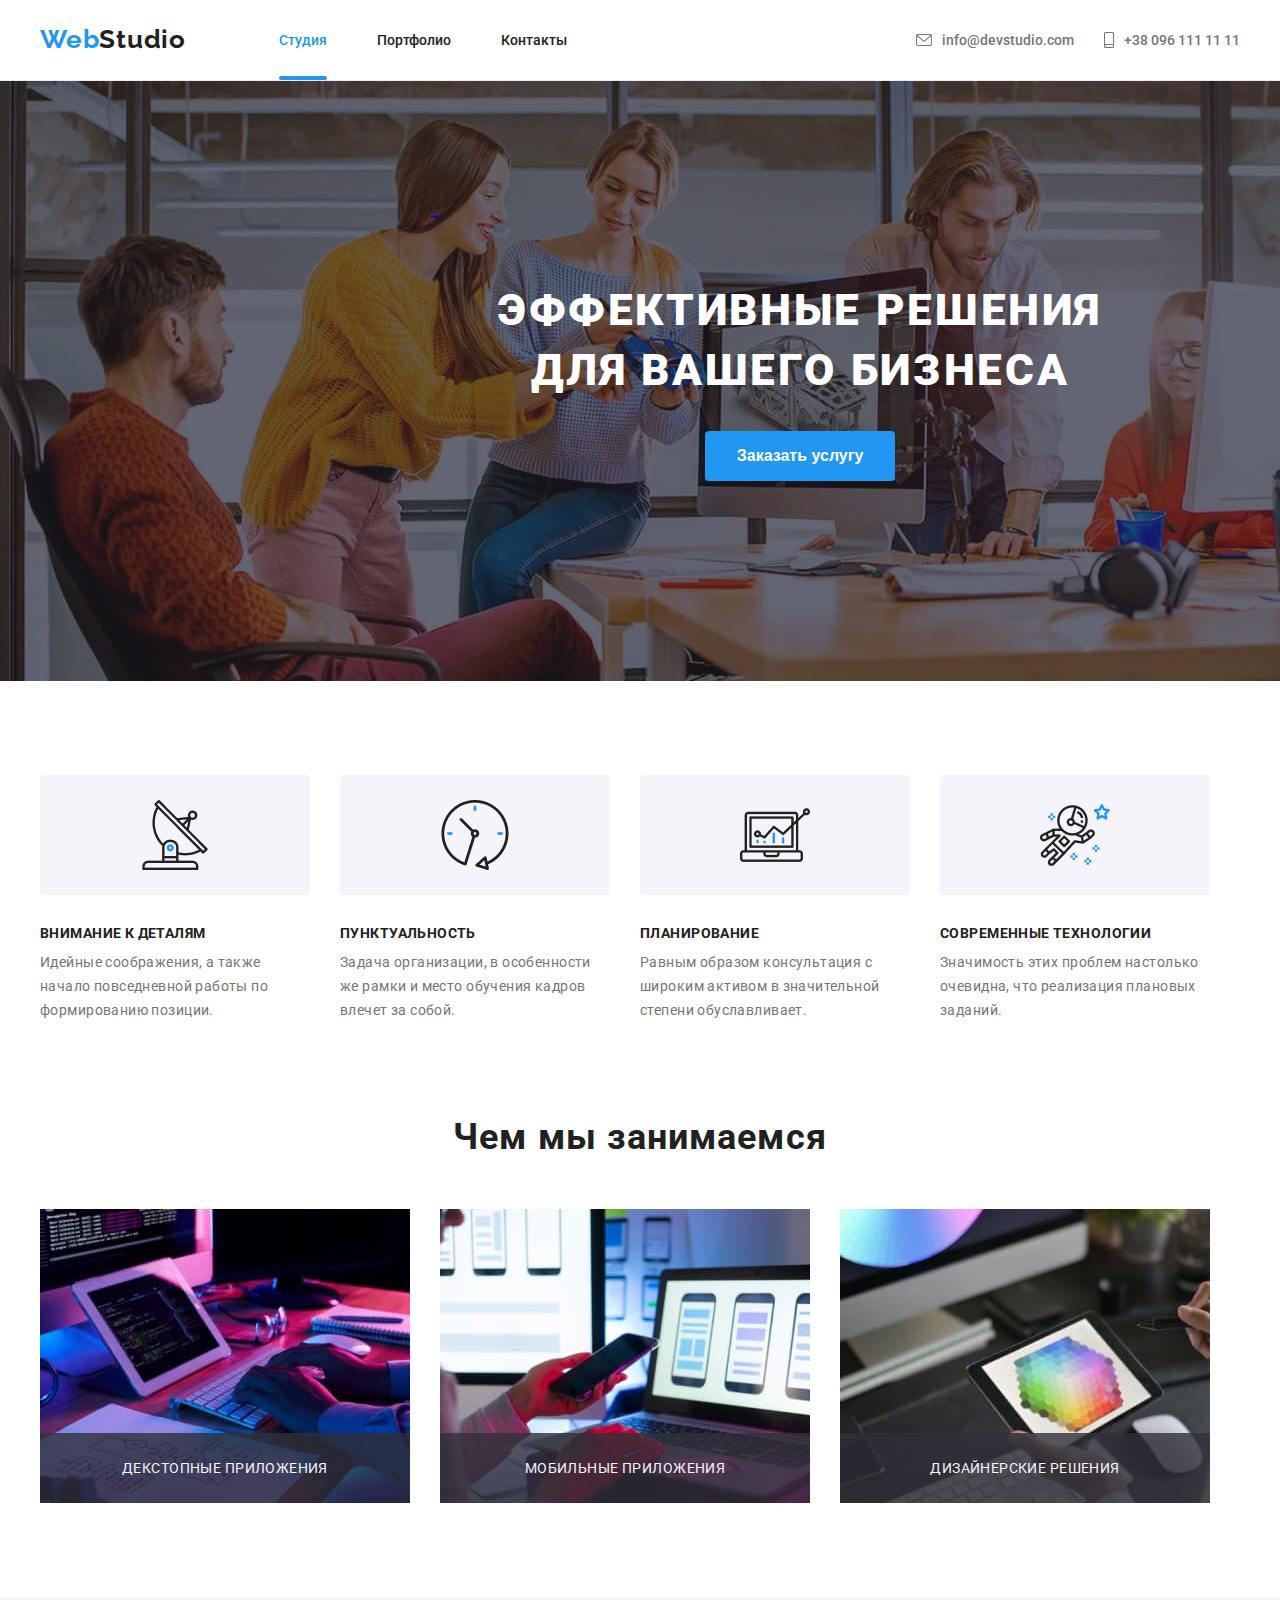
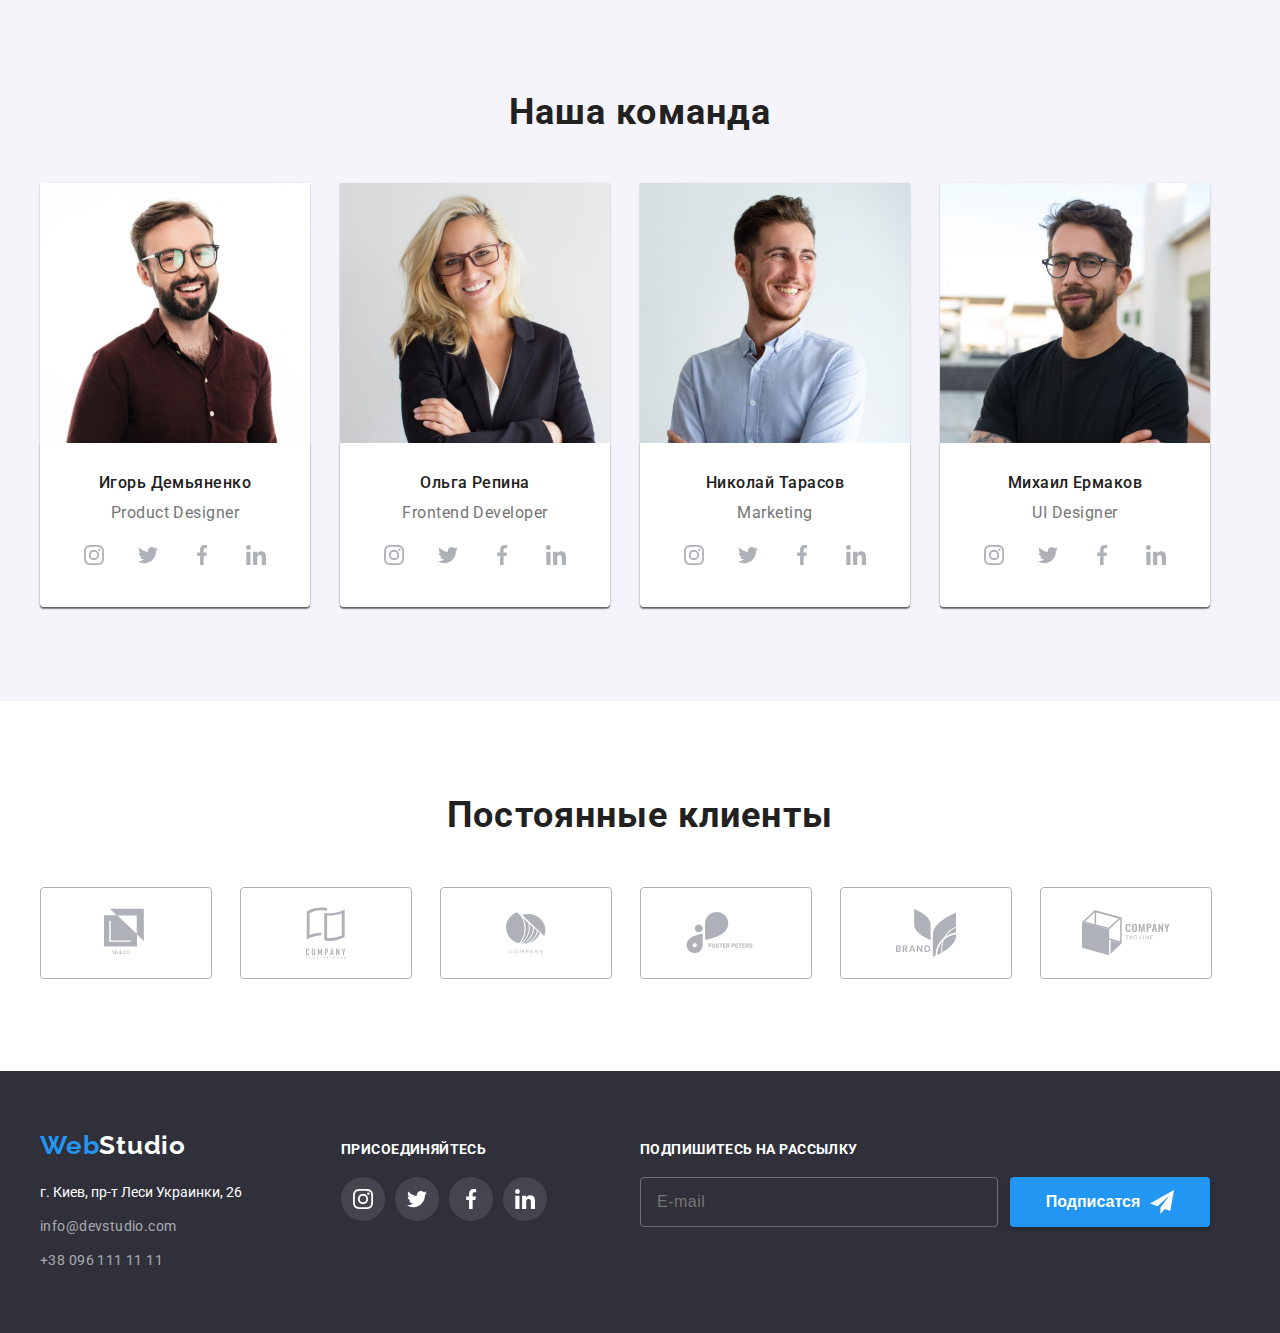
<file: index.html>
<!DOCTYPE html>
<html lang="en">

<head>
    <meta charset="UTF-8">
    <meta name="viewport" content="width=device-width, initial-scale=1.0">
    <meta http-equiv="X-UA-Compatible" content="IE=Edge">
    <title>main</title>
    <link rel="stylesheet" href="https://cdnjs.cloudflare.com/ajax/libs/modern-normalize/1.0.0/modern-normalize.min.css"
        integrity="sha512-ISS7cAi1PEhQ8jnbJpJZMd29NlhNj4AWYyLOSp2CE/CsHxTCu+r+t0D2yoJudVrd0/8fTVPUVDzY5Tvli75u/g=="
        crossorigin="anonymous" />
    <link rel="preconnect" href="https://fonts.gstatic.com">
    <link
        href="https://fonts.googleapis.com/css2?family=Raleway:wght@500;700&family=Roboto:wght@400;500;700;900&display=swap"
        rel="stylesheet">
    <link rel="stylesheet" href="./css/styles.css" />
</head>

<body>
    <header class="header">
        <div class="container">
            <!-- header nav menu -->
            <nav class="nav-list">
                <a class="logo-top link-effects" href="./index.html">
                    <span class="web">Web</span>Studio
                </a>
                <ul class="navigation">
                    <li class="nav-list">
                        <a class="nav-link nav-link-current link-effects" href="./index.html">Студия
                        </a>
                    </li>
                    <li class="nav-list">
                        <a class="nav-link link-effects" href="./portfolio.html">Портфолио
                        </a>
                    </li>
                    <li class="nav-list">
                        <a class="nav-link link-effects" href="#">Контакты
                        </a>
                    </li>
                </ul>
            </nav>
            <!--menu nav end-->
            <!-- header contacts -->
            <ul class="contacts">
                <li class="contact-list">
                    <a class="contact-link link-effects" href="mailto:info@devstudio.com">
                        <svg class="contact-list-icon" width="16" height="12">
                            <use href="./images/sprite.svg#mail"></use>
                        </svg>
                        info@devstudio.com
                    </a>
                </li>
                <li class="contact-list">
                    <a class="contact-link link-effects" href="tel:+380961111111">
                        <svg class="contact-list-icon" width="10" height="16">
                            <use href="./images/sprite.svg#smartphone"></use>
                        </svg>
                        +38 096 111 11 11
                    </a>
                </li>
            </ul>
        </div>
        <!-- header contacts end -->
    </header>
    <main>
        <!-- section hero -->
        <section class="section-hero">
            <div class="container">
                <h1 class="main-description"> Эффективные решения
                    <br>для вашего бизнеса<br>
                </h1>
                <button class="order-service" type="button" data-modal-open>Заказать услугу</button>
            </div>
        </section>
        <!-- section hero end -->
        <!-- section features -->
        <section class="section-features">
            <div class="container">
                <h2 class="features-title visually-hidden">Особенности</h2>
                <ul class="features">
                    <li class="details">
                        <h3 class="details-items icon-antenna">Внимание к деталям</h3>
                        <p class="details-description">Идейные соображения, а также
                            начало повседневной работы по формированию позиции.
                        </p>
                    </li>
                    <li class="details">
                        <h3 class="details-items icon-clock">Пунктуальность</h3>
                        <p class="details-description">Задача организации, в особенности
                            же рамки и место обучения кадров
                            влечет за собой.
                        </p>
                    </li>
                    <li class="details">
                        <h3 class="details-items icon-diagram">Планирование</h3>
                        <p class="details-description">Равным образом консультация с
                            широким активом в значительной
                            степени обуславливает.
                        </p>
                    </li>
                    <li class="details">
                        <h3 class="details-items icon-astronaut">Современные технологии</h3>
                        <p class="details-description">Значимость этих проблем настолько
                            очевидна, что реализация плановых
                            заданий.
                        </p>
                    </li>
                </ul>
            </div>
        </section>
        <!-- section features end -->
        <!-- section what we do -->
        <section class="section-what-we-do">
            <div class="container">
                <h2 class="what-we-do-title">Чем мы занимаемся</h2>
                <ul class="what-we-do">
                    <li class="what-we-do-items">
                        <div class="what-we-do-img">
                            <img src="./images/whatwedo/img1(opt).jpg" alt="Декстопные приложения" height="294"
                                width="370" />
                            <div class="what-we-do-discr">
                                <p>Декстопные приложения</p>
                            </div>
                        </div>
                    </li>
                    <li class="what-we-do-items">
                        <div class="what-we-do-img">
                            <img src="./images/whatwedo/img2(opt).jpg" alt="Мобильные приложения" height="294"
                                width="370" />
                            <div class="what-we-do-discr">
                                <p>Мобильные приложения</p>
                            </div>
                        </div>
                    </li>
                    <li>
                        <div class="what-we-do-img">
                            <img src="./images/whatwedo//img3(opt).jpg" alt="Java" height="294" width="370" />
                            <div class="what-we-do-discr">
                                <p>Дизайнерские решения</p>
                            </div>
                        </div>
                    </li>
                </ul>
            </div>
        </section>
        <!-- section what we do -->
        <!-- section team -->
        <section class="team-section">
            <div class="container">
                <h2 class="team-title">Наша команда</h2>
                <ul class="team">
                    <li class="team-members">
                        <img src="./images/team/ihor(opt).jpg" alt="Игорь Демьяненко" height="260" width="270" />
                        <div class="team-member-data">
                            <h3 class="team-member">Игорь Демьяненко</h3>
                            <p class="team-member-position">Product Designer</p>
                            <ul class="social-links">
                                <li class="social">
                                    <a class="social-link" href="#">
                                        <svg width="20" height="20">
                                            <use href="./images/sprite.svg#instagram"></use>
                                        </svg>
                                    </a>
                                </li>
                                <li class="social">
                                    <a class="social-link" href="3">
                                        <svg width="20" height="20">
                                            <use href="./images/sprite.svg#twitter"></use>
                                        </svg>
                                    </a>
                                </li>
                                <li class="social">
                                    <a class="social-link" href="#">
                                        <svg width="20" height="20">
                                            <use href="./images/sprite.svg#facebook"></use>
                                        </svg>
                                    </a>
                                </li>
                                <li class="social">
                                    <a class="social-link" href="#">
                                        <svg width="20" height="20">
                                            <use href="./images/sprite.svg#linkedin"></use>
                                        </svg>
                                    </a>
                                </li>
                            </ul>
                        </div>
                    </li>
                    <li class="team-members">
                        <img src="./images/team/olha(opt).jpg" alt="Ольга Репина" height="260" width="270" />
                        <div class="team-member-data">
                            <h3 class="team-member">Ольга Репина</h3>
                            <p class="team-member-position">Frontend Developer</p>
                            <ul class="social-links">
                                <li class="social">
                                    <a class="social-link" href="#">
                                        <svg width="20" height="20">
                                            <use href="./images/sprite.svg#instagram"></use>
                                        </svg>
                                    </a>
                                </li>
                                <li class="social">
                                    <a class="social-link" href="#">
                                        <svg width="20" height="20">
                                            <use href="./images/sprite.svg#twitter"></use>
                                        </svg>
                                    </a>
                                </li>
                                <li class="social">
                                    <a class="social-link" href="#">
                                        <svg width="20" height="20">
                                            <use href="./images/sprite.svg#facebook"></use>
                                        </svg>
                                    </a>
                                </li>
                                <li class="social">
                                    <a class="social-link" href="#">
                                        <svg width="20" height="20">
                                            <use href="./images/sprite.svg#linkedin"></use>
                                        </svg>
                                    </a>
                                </li>
                            </ul>
                        </div>
                    </li>
                    <li class="team-members">
                        <img src="./images/team/nikolai(opt).jpg" alt="Николай Тарасов" height="260" width="270" />
                        <div class="team-member-data">
                            <h3 class="team-member">Николай Тарасов</h3>
                            <p class="team-member-position">Marketing</p>
                            <ul class="social-links">
                                <li class="social">
                                    <a class="social-link" href="#">
                                        <svg width="20" height="20">
                                            <use href="./images/sprite.svg#instagram"></use>
                                        </svg>
                                    </a>
                                </li>
                                <li class="social">
                                    <a class="social-link" href="#">
                                        <svg width="20" height="20">
                                            <use href="./images/sprite.svg#twitter"></use>
                                        </svg>
                                    </a>
                                </li>
                                <li class="social">
                                    <a class="social-link" href="#">
                                        <svg width="20" height="20">
                                            <use href="./images/sprite.svg#facebook"></use>
                                        </svg>
                                    </a>
                                </li>
                                <li class="social">
                                    <a class="social-link" href="#">
                                        <svg width="20" height="20">
                                            <use href="./images/sprite.svg#linkedin"></use>
                                        </svg>
                                    </a>
                                </li>
                            </ul>
                        </div>
                    </li>
                    <li class="team-members">
                        <img src="./images/team/misha(opt).jpg" alt="Михаил Ермаков" height="260" width="270" />
                        <div class="team-member-data">
                            <h3 class="team-member">Михаил Ермаков</h3>
                            <p class="team-member-position">UI Designer</p>
                            <ul class="social-links">
                                <li class="social">
                                    <a class="social-link" href="#">
                                        <svg width="20" height="20">
                                            <use href="./images/sprite.svg#instagram"></use>
                                        </svg>
                                    </a>
                                </li>
                                <li class="social">
                                    <a class="social-link" href="#">
                                        <svg width="20" height="20">
                                            <use href="./images/sprite.svg#twitter"></use>
                                        </svg>
                                    </a>
                                </li>
                                <li class="social">
                                    <a class="social-link" href="#">
                                        <svg width="20" height="20">
                                            <use href="./images/sprite.svg#facebook"></use>
                                        </svg>
                                    </a>
                                </li>
                                <li class="social">
                                    <a class="social-link" href="#">
                                        <svg width="20" height="20">
                                            <use href="./images/sprite.svg#linkedin"></use>
                                        </svg>
                                    </a>
                                </li>
                            </ul>
                        </div>
                    </li>
                </ul>
            </div>
        </section>
        <!-- section team end -->
        <!-- section clients -->
        <section class="clients-section">
            <div class="container">
                <h2 class="clients-title">Постоянные клиенты</h2>
                <ul class="clients-list">
                    <li class="client-list-item">
                        <a class="clients-link" href="#">
                            <svg class="clients-item" width="44" height="50">
                                <use href="./images/sprite.svg#logo1"></use>
                            </svg>
                        </a>
                    </li>
                    <li class="client-list-item">
                        <a class="clients-link" href="#">
                            <svg class="clients-item" width="40" height="52">
                                <use href="./images/sprite.svg#logo2"></use>
                            </svg>
                        </a>
                    </li>
                    <li class="client-list-item">
                        <a class="clients-link" href="#">
                            <svg class="clients-item" width="40" height="42">
                                <use href="./images/sprite.svg#logo3"></use>
                            </svg>
                        </a>
                    </li>
                    <li class="client-list-item">
                        <a class="clients-link" href="#">
                            <svg class="clients-item" width="80" height="42">
                                <use href="./images/sprite.svg#logo4"></use>
                            </svg>
                        </a>
                    </li>
                    <li class="client-list-item">
                        <a class="clients-link" href="#">
                            <svg class="clients-item" width="60" height="48">
                                <use href="./images/sprite.svg#logo5"></use>
                            </svg>
                        </a>
                    </li>
                    <li class="client-list-item">
                        <a class="clients-link" href="#">
                            <svg class="clients-item" width="88" height="46">
                                <use href="./images/sprite.svg#logo6"></use>
                            </svg>
                        </a>
                    </li>
                </ul>
            </div>
        </section>
        <!-- section clients end -->
        <!-- section team end -->
    </main>
    <!-- footer -->
    <footer class="footer">
        <div class="container display-flex">
            <div class="footer-address-container">
                <a class="logo-footer link-effects" href="./index.html">
                    <span class="web">Web</span>Studio</a>
                <address class="footer-address">
                    <ul>
                        <li class="city-address"> г. Киев, пр-т Леси Украинки, 26
                        </li>
                        <li class="footer-mail">
                            <a class="footer-mail-link link-effects"
                                href="mailto:info@devstudio.com">info@devstudio.com</a>
                        </li>
                        <li>
                            <a class="footer-tel-link link-effects" href="tel:+380961111111">+38 096 111 11 11</a>
                        </li>
                    </ul>
                </address>
            </div>
            <div class="footer-join-container">
                <h2 class="join-links-title">Присоединяйтесь</h2>
                <ul class="footer-social-links">
                    <li class="social">
                        <a class="footer-social-link" href="#">
                            <svg width="20" height="20px">
                                <use href="./images/sprite.svg#instagram"></use>
                            </svg>
                        </a>
                    </li>
                    <li class="social">
                        <a class="footer-social-link" href="#">
                            <svg width="20" height="20px">
                                <use href="./images/sprite.svg#twitter"></use>
                            </svg>
                        </a>
                    </li>
                    <li class="social">
                        <a class="footer-social-link" href="#">
                            <svg width="20" height="20px">
                                <use href="./images/sprite.svg#facebook"></use>
                            </svg>
                        </a>
                    </li>
                    <li class="social">
                        <a class="footer-social-link" href="#">
                            <svg width="20" height="20px">
                                <use href="./images/sprite.svg#linkedin"></use>
                            </svg>
                        </a>
                    </li>
                </ul>
            </div>
            <form class="footer-form">
                <h2 class="footer-form-title">Подпишитесь на рассылку</h2>
                <div class="display-flex">
                    <label class="footer-label">
                        <input class="footer-label-input" type="email" placeholder="E-mail" name='name' required
                            minlength="5">
                    </label>
                    <button class="footer-form-btn">Подписатся
                        <svg class="footer-form-icon" width="24" height="24">
                            <use href="./images/sprite.svg#icon-send"></use>
                        </svg>
                    </button>
                </div>
            </form>
        </div>
    </footer>
    <!-- footer End -->
    <!-- modal window -->
    <div class="backdrop is-hidden" data-modal>
        <div class="modal">
            <button class="modal-close-btn" type="button" data-modal-close>
                <svg class="modal-close-icon" width="11" height="11">
                    <use href="./images/sprite.svg#cross"></use>
                </svg>
            </button>
            <form action="#" class="modal-form">
                <h2 class="form-title">Оставьте свои данные мы вам перезвоним </h2>
                <label class="contact-label">Имя
                    <input class="contact-label-form" type='text' name='name' required>
                    <svg class="contact-label-icon">
                        <use href="./images/sprite.svg#person-black"></use>
                    </svg>
                </label>
                <label class="contact-label">Телефон
                    <input class="contact-label-form" type='tel' name='phone-number' required>
                    <svg class="contact-label-icon">
                        <use href="./images/sprite.svg#phone-black"></use>
                    </svg>
                </label>
                <label class="contact-label">Почта
                    <input class="contact-label-form" type='email' name='user-mail' required>
                    <svg class="contact-label-icon">
                        <use href="./images/sprite.svg#email-black"></use>
                    </svg>
                </label>
                <label for="textarea-comment" class="contact-label">Комментарий</label>
                <textarea class="comment " name="comment" placeholder="Введите текст" id="textarea-comment"></textarea>
                <input class="form-agreement-check visually-hidden" type="checkbox" value="agreement" id="agree">
                <label for="agree" class="form-agreement">Соглашаюсь с рассылкой и принимаю
                    <a class="form-agreement-link" href="#">Условия договора</a>
                </label>
                <button class="submit-btn" type="submit">Отправить</button>
            </form>
        </div>
    </div>
    <script src="./js/modal.js">
    </script>
</body>

</html>
</file>
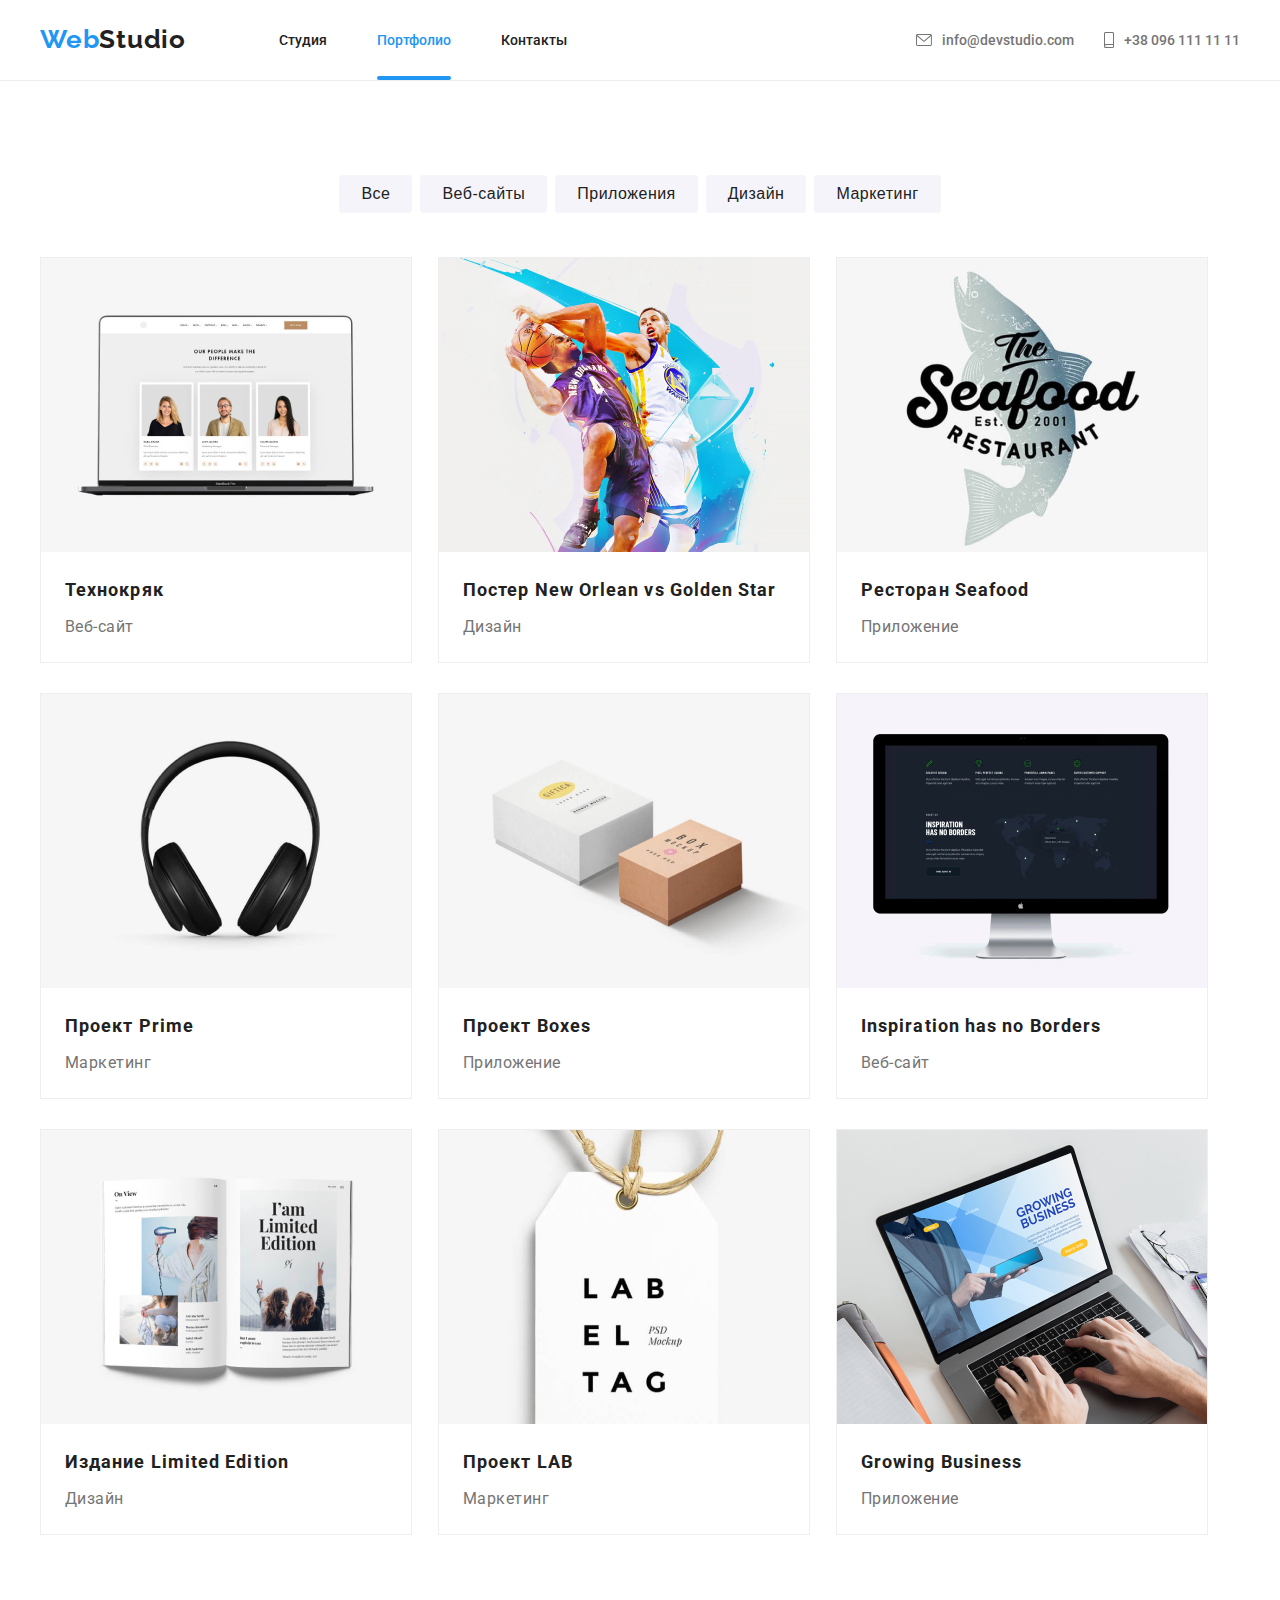
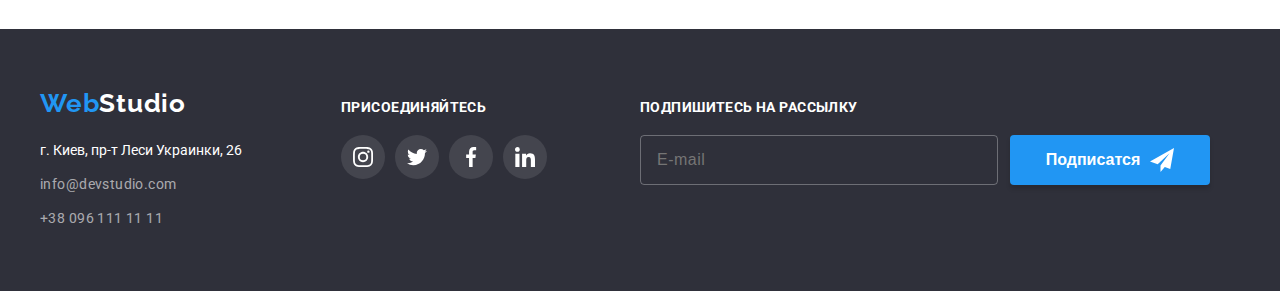
<file: portfolio.html>
<!DOCTYPE html>
<html lang="en-ru">

<head>
    <meta charset="UTF-8">
    <meta name="viewport" content="width=device-width, initial-scale=1.0">
    <meta http-equiv="X-UA-Compatible" content="IE=Edge">
    <title>portfolio</title>
    <link rel="stylesheet" href="https://cdnjs.cloudflare.com/ajax/libs/modern-normalize/1.0.0/modern-normalize.min.css"
        integrity="sha512-ISS7cAi1PEhQ8jnbJpJZMd29NlhNj4AWYyLOSp2CE/CsHxTCu+r+t0D2yoJudVrd0/8fTVPUVDzY5Tvli75u/g=="
        crossorigin="anonymous" />
    <link rel="preconnect" href="https://fonts.gstatic.com">
    <link
        href="https://fonts.googleapis.com/css2?family=Raleway:wght@500;700&family=Roboto:wght@400;500;700;900&display=swap"
        rel="stylesheet">
    <link rel="stylesheet" href="./css/styles.css" />
</head>

<body>
    <header class="header">
        <div class="container">
            <!-- header nav menu -->
            <nav class="nav-list">
                <a class="logo-top link-effects" href="./index.html">
                    <span class="web">Web</span>Studio
                </a>
                <ul class="navigation">
                    <li class="nav-list">
                        <a class="nav-link link-effects" href="./index.html">Студия
                        </a>
                    </li>
                    <li class="nav-list">
                        <a class="nav-link nav-link-current link-effects" href="./portfolio.html">Портфолио
                        </a>
                    </li>
                    <li class="nav-list">
                        <a class="nav-link link-effects" href="#">Контакты
                        </a>
                    </li>
                </ul>
            </nav>
            <!--menu nav end-->
            <!-- header contacts -->
            <ul class="contacts">
                <li class="contact-list">
                    <a class="contact-link link-effects" href="mailto:info@devstudio.com">
                        <svg class="contact-list-icon" width="16" height="12">
                            <use href="./images/sprite.svg#mail"></use>
                        </svg>
                        info@devstudio.com
                    </a>
                </li>
                <li class="contact-list">
                    <a class="contact-link link-effects" href="tel:+380961111111">
                        <svg class="contact-list-icon" width="10" height="16">
                            <use href="./images/sprite.svg#smartphone"></use>
                        </svg>
                        +38 096 111 11 11
                    </a>
                </li>
            </ul>
        </div>
        <!-- header contacts end -->
    </header>
    <main>
        <!-- section portfolio-->
        <section class="section-portfolio">
            <div class="container">
                <h1 class="visually-hidden">Портфолио</h1>
                <ul class="filters">
                    <li class="filter-item">
                        <button type="button" class="filter-btn">Все</button>
                    </li>
                    <li class="filter-item">
                        <button type="button" class="filter-btn">Веб-сайты</button>
                    </li>
                    <li class="filter-item">
                        <button type="button" class="filter-btn">Приложения</button>
                    </li>
                    <li class="filter-item">
                        <button type="button" class="filter-btn">Дизайн</button>
                    </li>
                    <li class="filter-item">
                        <button type="button" class="filter-btn">Маркетинг</button>
                    </li>
                </ul>
                <h2 class="visually-hidden">Наши проэкты</h2>
                <ul class="projects">
                    <li class="project-list">
                        <a class="project-link link-effects" href="#">
                            <div class="project-overlay">
                                <img src="./imagesportfolio/technocriak.jpg" alt="Технокряк" width="370" height="294" />
                                <p class="project-overlay-text">Технокряк это современная площадка распространения
                                    коронавируса. Компании используют эту платформу для цифрового
                                    шпионажа и атак на защищённые сервера конкурентов.
                                </p>
                            </div>
                            <div class="project-text">
                                <h3 class="project-title">Технокряк</h3>
                                <p class="project-description">Веб-сайт</p>
                            </div>
                        </a>
                    </li>
                    <li class="project-list">
                        <a class="project-link link-effects" href="#">
                            <div class="project-overlay">
                                <img src="./imagesportfolio/neworlean.jpg" alt="Постер New Orlean vs Golden Star"
                                    width="370" height="294" />
                                <p class="project-overlay-text">Технокряк это современная площадка распространения
                                    коронавируса. Компании используют эту платформу для цифрового
                                    шпионажа и атак на защищённые сервера конкурентов.
                                </p>
                            </div>
                            <div class="project-text">
                                <h3 class="project-title">Постер New Orlean vs Golden Star</h3>
                                <p class="project-description">Дизайн</p>
                            </div>
                        </a>
                    </li>
                    <li class="project-list">
                        <a class="project-link link-effects" href="#">
                            <div class="project-overlay">
                                <img src="./imagesportfolio/restoraunt.jpg" alt="Ресторан Seafood" width="370"
                                    height="294" />
                                <p class="project-overlay-text">Технокряк это современная площадка распространения
                                    коронавируса. Компании используют эту платформу для цифрового
                                    шпионажа и атак на защищённые сервера конкурентов.
                                </p>
                            </div>
                            <div class="project-text">
                                <h3 class="project-title">Ресторан Seafood</h3>
                                <p class="project-description">Приложение</p>
                            </div>
                        </a>
                    </li>
                    <li class="project-list">
                        <a class="project-link link-effects" href="#">
                            <div class="project-overlay">
                                <img src="./imagesportfolio/projectprime.jpg" alt="Проект Prime" width="370"
                                    height="294" />
                                <p class="project-overlay-text">Технокряк это современная площадка распространения
                                    коронавируса. Компании используют эту платформу для цифрового
                                    шпионажа и атак на защищённые сервера конкурентов.
                                </p>
                            </div>
                            <div class="project-text">
                                <h3 class="project-title">Проект Prime</h3>
                                <p class="project-description">Маркетинг</p>
                            </div>
                        </a>
                    </li>
                    <li class="project-list">
                        <a class="project-link link-effects" href="#">
                            <div class="project-overlay">
                                <img src="./imagesportfolio/projectboxes.jpg" alt="Проект Boxes" width="370"
                                    height="294" />
                                <p class="project-overlay-text">Технокряк это современная площадка распространения
                                    коронавируса. Компании используют эту платформу для цифрового
                                    шпионажа и атак на защищённые сервера конкурентов.
                                </p>
                            </div>
                            <div class="project-text">
                                <h3 class="project-title">Проект Boxes</h3>
                                <p class="project-description">Приложение</p>
                            </div>
                        </a>
                    </li>
                    <li class="project-list">
                        <a class="project-link link-effects" href="#">
                            <div class="project-overlay">
                                <img src="./imagesportfolio/inspiration.jpg" alt="Inspiration has no Borders"
                                    width="370" height="294" />
                                <p class="project-overlay-text">Технокряк это современная площадка распространения
                                    коронавируса. Компании используют эту платформу для цифрового
                                    шпионажа и атак на защищённые сервера конкурентов.
                                </p>
                            </div>
                            <div class="project-text">
                                <h3 class="project-title">Inspiration has no Borders</h3>
                                <p class="project-description">Веб-сайт</p>
                            </div>
                        </a>
                    </li>
                    <li class="project-list">
                        <a class="project-link link-effects" href="#">
                            <div class="project-overlay">
                                <img src="./imagesportfolio/limitededition.jpg" alt="Издание Limited Edition"
                                    width="370" height="294" />
                                <p class="project-overlay-text">Технокряк это современная площадка распространения
                                    коронавируса. Компании используют эту платформу для цифрового
                                    шпионажа и атак на защищённые сервера конкурентов.
                                </p>
                            </div>
                            <div class="project-text">
                                <h3 class="project-title">Издание Limited Edition</h3>
                                <p class="project-description">Дизайн</p>
                            </div>
                        </a>
                    </li>
                    <li class="project-list">
                        <a class="project-link link-effects" href="#">
                            <div class="project-overlay">
                                <img src="./imagesportfolio/projectlab.jpg" alt="Проект LAB" width="370" height="294" />
                                <p class="project-overlay-text">Технокряк это современная площадка распространения
                                    коронавируса. Компании используют эту платформу для цифрового
                                    шпионажа и атак на защищённые сервера конкурентов.
                                </p>
                            </div>
                            <div class="project-text">
                                <h3 class="project-title">Проект LAB</h3>
                                <p class="project-description">Маркетинг</p>
                            </div>
                        </a>
                    </li>
                    <li class="project-list">
                        <a class="project-link link-effects" href="#">
                            <div class="project-overlay">
                                <img src="./imagesportfolio/growingbusiness.jpg" alt="Growing Business" width="370"
                                    height="294" />
                                <p class="project-overlay-text">Технокряк это современная площадка распространения
                                    коронавируса. Компании используют эту платформу для цифрового
                                    шпионажа и атак на защищённые сервера конкурентов.
                                </p>
                            </div>
                            <div class="project-text">
                                <h3 class="project-title">Growing Business</h3>
                                <p class="project-description">Приложение</p>
                            </div>
                        </a>
                    </li>
                </ul>
            </div>
        </section>
        <!-- section portfolio end -->
    </main>
    <!-- footer -->
    <footer class="footer">
        <div class="container display-flex">
            <div class="footer-address-container">
                <a class="logo-footer link-effects" href="./index.html">
                    <span class="web">Web</span>Studio</a>
                <address class="footer-address">
                    <ul>
                        <li class="city-address"> г. Киев, пр-т Леси Украинки, 26
                        </li>
                        <li class="footer-mail">
                            <a class="footer-mail-link link-effects"
                                href="mailto:info@devstudio.com">info@devstudio.com</a>
                        </li>
                        <li>
                            <a class="footer-tel-link link-effects" href="tel:+380961111111">+38 096 111 11 11</a>
                        </li>
                    </ul>
                </address>
            </div>
            <div class="footer-join-container">
                <h2 class="join-links-title">Присоединяйтесь</h2>
                <ul class="footer-social-links">
                    <li class="social">
                        <a class="footer-social-link" href="#">
                            <svg width="20" height="20px">
                                <use href="./images/sprite.svg#instagram"></use>
                            </svg>
                        </a>
                    </li>
                    <li class="social">
                        <a class="footer-social-link" href="#">
                            <svg width="20" height="20px">
                                <use href="./images/sprite.svg#twitter"></use>
                            </svg>
                        </a>
                    </li>
                    <li class="social">
                        <a class="footer-social-link" href="#">
                            <svg width="20" height="20px">
                                <use href="./images/sprite.svg#facebook"></use>
                            </svg>
                        </a>
                    </li>
                    <li class="social">
                        <a class="footer-social-link" href="#">
                            <svg width="20" height="20px">
                                <use href="./images/sprite.svg#linkedin"></use>
                            </svg>
                        </a>
                    </li>
                </ul>
            </div>
            <form class="footer-form">
                <h2 class="footer-form-title">Подпишитесь на рассылку</h2>
                <div class="display-flex">
                    <label class="footer-label">
                        <input class="footer-label-input" type="email" placeholder="E-mail" name='name' required
                            minlength="5">
                    </label>
                    <button class="footer-form-btn">Подписатся
                        <svg class="footer-form-icon" width="24" height="24">
                            <use href="./images/sprite.svg#icon-send"></use>
                        </svg>
                    </button>
                </div>
            </form>
        </div>
    </footer>
    <!-- footer End -->
</body>

</html>
</file>
<file: css/styles.css>
:root {
  --title-text-color: #212121;
  --secondary-text-color: #757575;
  --common-lite-color: #ffffff;
  --accent-color: #2196f3;
  --common-background: #f5f4fa;
  --common-link: #afb1b8;
  --outline: 1px solid #eeeeee;
  --dark-background-color: #2f303a;
  --letter-spacing: 0.03em;
  --bold-font-weight: 700;
  --normal-font-weight: 500;
  --font-size: 14px;
  --line-height-normal: 1.142;
  --normal-font-size: 16px;
  --common-cubic-bezier: cubic-bezier(0.4, 0, 0.2, 1);
  --padding-standard: 0 15px;
}
* {
  margin: 0px;
  padding: 0px;
}
body {
  font-family: Roboto, sans-serif;
  font-style: normal;
  font-weight: normal;
  background: var(--common-lite-color);
}
ul {
  list-style: none;
}
img {
  display: block;
}
.visually-hidden {
  position: absolute !important;
  clip: rect(1px 1px 1px 1px); /* IE6, IE7 */
  clip: rect(1px, 1px, 1px, 1px);
  padding: 0 !important;
  border: 0 !important;
  height: 1px !important;
  width: 1px !important;
  overflow: hidden;
}
.link-effects {
  margin: 0px;
  padding: 0px;
  text-decoration: none;
  display: block;
}
.header {
  border-bottom: 1px solid rgba(236, 236, 236, 1);
}
.header .container {
  display: flex;
}
.container {
  width: 1200px;
  padding: var(--padding-standard);
  margin: 0 auto;
  align-items: center;
}
.display-flex {
  display: flex;
}
/* header nav menu */
.nav-list {
  display: flex;
  overflow: hidden;
}
.logo-top {
  padding-top: 24px;
  padding-bottom: 24px;
  font-family: Raleway, sans-serif;
  font-weight: var(--bold-font-weight);
  font-size: 26px;
  line-height: 1.192;
  letter-spacing: var(--letter-spacing);
  color: var(--title-text-color);
}
.web {
  color: var(--accent-color);
}
.navigation {
  margin-left: 93px;
  display: flex;
  font-weight: 500;
}
.nav-list:not(:first-child) {
  margin-left: 50px;
}
.nav-link {
  position: relative;
  padding: 32px 0px;
  font-weight: inherit;
  font-size: var(--font-size);
  line-height: var(--line-height-normal);
  color: var(--title-text-color);
  transition: color 250ms var(--common-cubic-bezier);
}
.nav-link-current {
  color: var(--accent-color);
}
.nav-link::after {
  position: absolute;
  margin-top: 24px;
  width: 100%;
  height: 4px;
  bottom: 0;
  content: "";
  display: block;
  border-radius: 4px;
  transform: scale(0);
  background-color: var(--accent-color);
  transition: transform 250ms cubic-bezier(0.4, 0, 0.2, 1);
}
.nav-link:hover::after,
.nav-link:focus::after {
  transform: scale(1);
}
.nav-link:hover,
.nav-link:focus {
  color: var(--accent-color);
}
.nav-link-current::before {
  position: absolute;
  margin-top: 24px;
  width: 100%;
  height: 4px;
  bottom: 0;
  content: "";
  display: block;
  border-radius: 4px;
  background-color: var(--accent-color);
}
/* header nav menu end */

/* header contacts */
.contacts {
  margin-left: auto;
  display: flex;
}
.contact-link {
  padding: 32px 0px;
  font-weight: var(--normal-font-weight);
  font-size: var(--font-size);
  line-height: var(--line-height-normal);
  display: flex;
  align-items: center;
  color: var(--secondary-text-color);
  fill: currentColor;
  transition: color 250ms var(--common-cubic-bezier);
}
.contact-list {
  display: flex;
  align-items: center;
  color: var(--secondary-text-color);
}
.contact-list-icon {
  margin-right: 10px;
}
.contact-link:hover,
.contact-link:focus {
  color: var(--accent-color);
  cursor: pointer;
}
.contact-list:not(:first-child) {
  margin-left: 30px;
}
/* header contacts */

/* section hero */
.section-hero {
  margin-left: auto;
  margin-right: auto;
  padding: 200px 0px;
  width: 1600px;
  box-sizing: border-box;
  display: block;
  text-align: center;
  background-color: #2f303a;
  background-image: linear-gradient(
      rgba(47, 48, 58, 0.4),
      rgba(47, 48, 58, 0.4)
    ),
    url(../images/hero/Img.jpg);
  background-repeat: no-repeat;
  background-position: center;
}
.main-description {
  margin-bottom: 30px;
  font-weight: 900;
  font-size: 44px;
  line-height: 1.363;
  text-align: center;
  letter-spacing: 0.06em;
  text-transform: uppercase;
  color: var(--common-lite-color);
}
.order-service {
  margin-left: auto;
  margin-right: auto;
  padding: 10px 32px;
  font-weight: var(--bold-font-weight);
  font-size: var(--normal-font-size);
  line-height: 1.875;
  display: inline-block;
  background: var(--accent-color);
  color: var(--common-lite-color);
  border-radius: 4px;
  cursor: pointer;
  border: none;
  transition: color 250ms var(--common-cubic-bezier),
    box-shadow 250ms var(--common-cubic-bezier);
}
.order-service:focus,
.order-service:hover {
  background: var(--accent-color);
  color: var(--common-lite-color);
  box-shadow: 0px 4px 4px rgba(61, 11, 11, 0.15);
}
/* section hero end */

/* section features */
.section-features {
  padding: 94px 0;
}
.features-icon {
  margin-bottom: 30px;
  display: flex;
  justify-content: center;
  align-items: center;
  background-color: var(--common-background);
  border-radius: 4px;
}
.features-title {
  text-align: center;
}
.features {
  display: flex;
  flex-direction: row;
  font-size: var(--font-size);
  line-height: 1.714;
  color: var(--common-lite-color);
}
.details:last-child {
  margin-right: 0;
}
.details {
  margin-right: 30px;
  width: 270px;
  letter-spacing: var(--letter-spacing);
  color: var(--secondary-text-color);
}
.details-items {
  max-width: 270px;
  font-style: normal;
  font-weight: var(--bold-font-weight);
  font-size: var(--font-size);
  line-height: var(--line-height-normal);
  letter-spacing: var(--letter-spacing);
  text-transform: uppercase;
  color: var(--title-text-color);
}
.details-items::before {
  margin-bottom: 30px;
  height: 120px;
  display: block;
  content: "";
  background-repeat: no-repeat;
  background-position: center;
  background-color: var(--common-background);
  border-radius: 4px;
}
.icon-antenna::before {
  background-image: url(../images/features/antenna.png);
}
.icon-clock::before {
  background-image: url(../images/features/clock.png);
}
.icon-diagram::before {
  background-image: url(../images/features/diagram.png);
}
.icon-astronaut::before {
  background-image: url(../images/features/astronaut.png);
}
.details-description {
  margin-top: 10px;
  width: 270px;
}
/* section features end */

/* section what we do */
.section-what-we-do {
  padding-bottom: 94px;
}
.what-we-do-container {
  margin-left: auto;
  margin-right: auto;
  padding: var(--padding-standard);
  width: 1200px;
}
.what-we-do-title {
  margin-bottom: 50px;
  font-weight: var(--bold-font-weight);
  font-size: 36px;
  line-height: 1.166;
  letter-spacing: var(--letter-spacing);
  text-align: center;
  color: var(--title-text-color);
}
.what-we-do {
  display: flex;
  text-align: center;
}
.what-we-do-items {
  margin-right: 30px;
}
.what-we-do-img {
  position: relative;
}
.what-we-do-discr {
  position: absolute;
  bottom: 0;
  width: 100%;
  height: 70px;
  content: "";
  font-size: var(--font-size);
  line-height: var(--line-height-normal);
  text-align: center;
  letter-spacing: var(--letter-spacing);
  text-transform: uppercase;
  display: flex;
  align-items: center;
  justify-content: center;
  color: var(--common-background);
  background: rgba(47, 48, 58, 0.8);
}
/* section what we do end */

/* section team */
.team-section {
  padding: 94px 0;
  margin-right: auto;
  margin-left: auto;
  box-sizing: content-box;
  background-color: var(--common-background);
}
.team-title {
  margin-bottom: 50px;
  font-weight: var(--bold-font-weight);
  font-size: 36px;
  letter-spacing: var(--letter-spacing);
  text-align: center;
  color: var(--title-text-color);
}
.team {
  display: flex;
  flex-wrap: nowrap;
  font-size: var(--normal-font-size);
  line-height: 1.25;
  text-align: center;
}
.team-members {
  border-radius: 0px 0px 4px 4px;
  box-shadow: 0px 1px 3px rgba(0, 0, 0, 0.12), 0px 1px 1px rgba(0, 0, 0, 0.14),
    0px 2px 1px rgba(0, 0, 0, 0.2);
  color: var(--title-text-color);
}
.team-members:not(:last-child) {
  margin-right: 30px;
}
.team-member-data {
  padding: 30px 32px;
  flex-basis: calc(100% / 3 - 20px);
  letter-spacing: var(--letter-spacing);
  border-radius: 0px 0px 4px 4px;
  box-shadow: 0px 1px 3px rgba(0, 0, 0, 0.12), 0px 1px 1px rgba(0, 0, 0, 0.14),
    0px 2px 1px rgba(0, 0, 0, 0.2);
  background-color: var(--common-lite-color);
}
.team-member {
  font-weight: var(--normal-font-weight);
  font-size: var(--normal-font-size);
  line-height: 1.25;
}
.team-member-position {
  margin-top: 10px;
  text-align: center;
  color: var(--secondary-text-color);
}
/* social links for team members */
.social-links {
  margin-top: 10px;
  display: flex;
  justify-content: center;
}
.social {
  width: 44px;
  height: 44px;
}
.social:not(:first-child) {
  margin-left: 10px;
}
.social-link {
  width: 100%;
  height: 100%;
  display: flex;
  justify-content: center;
  align-items: center;
  border-radius: 50%;
  fill: var(--common-link);
  transition: background-color 250ms var(--common-cubic-bezier),
    fill 250ms var(--common-cubic-bezier);
}
.social-link:hover,
.social-link:focus {
  fill: var(--common-lite-color);
  background-color: var(--accent-color);
}
/* social links for team members end */
/* section team end */

/* section clients  */
.clients-section {
  padding: 94px 0;
}
.clients-title {
  margin-bottom: 50px;
  font-size: 36px;
  line-height: 1.166;
  text-align: center;
  letter-spacing: var(--letter-spacing);
  color: var(--title-text-color);
}
.clients-list {
  display: flex;
}
.client-list-item {
  width: 170px;
  height: 90px;
}
.client-list-item:not(:last-child) {
  margin-right: 30px;
}
.clients-link {
  width: 100%;
  height: 100%;
  display: flex;
  justify-content: center;
  align-items: center;
  text-align: center;
  fill: var(--common-link);
  border: 1px solid var(--common-link);
  border-radius: 4px;
  transition: fill 250ms var(--common-cubic-bezier),
    border 250ms var(--common-cubic-bezier);
}
.clients-link:hover,
.clients-link:focus {
  border: 1px solid var(--accent-color);
  fill: var(--accent-color);
}
.clients-item {
  display: block;
  align-content: center;
}
/* section clients end */

/* footer */
.footer {
  padding: 60px 0px;
  display: flex;
  background: var(--dark-background-color);
}
.footer-address-container {
  margin-right: 70px;
}
.logo-footer {
  margin-bottom: 20px;
  font-family: Raleway, sans-serif;
  font-weight: var(--bold-font-weight);
  font-size: 26px;
  line-height: 1.153;
  letter-spacing: var(--letter-spacing);
  color: var(--common-lite-color);
}

.footer-address {
  width: 231px;
  line-height: 1.714;
  font-size: var(--font-size);
  font-style: inherit;
  color: var(--common-lite-color);
}
.footer-mail,
.city-address {
  margin-bottom: 10px;
  transition: color 250ms var(--common-cubic-bezier);
}
.footer-tel-link,
.footer-mail-link {
  font-size: inherit;
  line-height: inherit;
  letter-spacing: var(--letter-spacing);
  color: rgba(255, 255, 255, 0.6);
  transition: color 250ms var(--common-cubic-bezier);
}
.footer-tel-link:hover,
.footer-tel-link:focus,
.footer-mail-link:hover,
.footer-mail-link:focus {
  color: var(--accent-color);
}
.footer .container {
  align-items: baseline;
}
.join-links-title {
  margin-bottom: 20px;
  font-weight: var(--bold-font-weight);
  font-size: var(--font-size);
  line-height: var(--line-height-normal);
  letter-spacing: var(--letter-spacing);
  text-transform: uppercase;
  color: var(--common-lite-color);
}
.footer-social-links {
  margin: 0;
  padding: 0;
  display: flex;
}
.footer-social-link {
  width: 100%;
  height: 100%;
  display: flex;
  justify-content: center;
  align-items: center;
  border-radius: 50%;
  background-color: rgba(255, 255, 255, 0.1);
  fill: var(--common-lite-color);
  transition: background-color 250ms var(--common-cubic-bezier);
}
.footer-social-link:hover {
  background-color: var(--accent-color);
  outline: none;
}
.footer-social-link:focus {
  background-color: var(--accent-color);
}
.footer-form {
  margin-left: 93px;
}
.footer-form-title {
  margin-bottom: 20px;
  font-weight: bold;
  font-size: 14px;
  line-height: 1.142;
  letter-spacing: 0.03em;
  text-transform: uppercase;
  color: var(--common-lite-color);
}
.footer-form-btn {
  margin-left: 12px;
  width: 200px;
  height: 50px;
  display: flex;
  justify-content: center;
  align-items: center;
  font-weight: bold;
  font-size: 16px;
  line-height: 1.875;
  box-shadow: 0px 4px 4px rgba(0, 0, 0, 0.15);
  border-radius: 4px;
  border: none;
  background-color: var(--accent-color);
  color: var(--common-lite-color);
  pointer-events: auto;
  cursor: pointer;
}
.footer-form-icon {
  margin-left: 10px;
}
.footer-label-input {
  padding: 14px 16px;
  width: 358px;
  font-size: 16px;
  line-height: 1.25;
  letter-spacing: var(--letter-spacing);
  color: rgba(255, 255, 255, 0.6);
  background-color: inherit;
  border: 1px solid rgba(255, 255, 255, 0.3);
  box-sizing: border-box;
  border-radius: 4px;
  transition: border-color 250ms var(--common-cubic-bezier);
}
.footer-label-input:hover,
.footer-label-input:focus {
  cursor: pointer;
  border-color: var(--accent-color);
  color: var(--common-lite-color);
  outline: none;
}
/* footer end */

/* ---Portfolio--- */

/* section portfolio */
.section-portfolio {
  padding: 94px 0px;
}
.filters {
  margin-bottom: 44px;
  display: flex;
  justify-content: center;
}
.filter-btn {
  padding: 6px 22px;
  font-weight: var(--normal-font-weight);
  font-size: var(--normal-font-size);
  line-height: 1.625;
  text-align: center;
  letter-spacing: var(--letter-spacing);
  border-radius: 4px;
  color: var(--title-text-color);
  background: var(--common-background);
  border: none;
  cursor: pointer;
  transition: background 250ms var(--common-cubic-bezier),
    box-shadow 250ms var(--common-cubic-bezier),
    color 250ms var(--common-cubic-bezier);
}
.filter-item:not(:last-child) {
  margin-right: 8px;
}
.filter-btn:hover,
.filter-btn:focus,
.filter-btn:active {
  border: none;
  background: var(--accent-color);
  color: var(--common-lite-color);
  box-shadow: 0px 3px 1px rgba(0, 0, 0, 0.1), 0px 1px 2px rgba(0, 0, 0, 0.08),
    0px 2px 2px rgba(0, 0, 0, 0.12);
  outline: var(--outline);
}
.projects {
  display: flex;
  flex-wrap: wrap;
  text-align: center;
}
.project-list {
  margin-bottom: 30px;
  margin-left: 26px;
  box-sizing: border-box;
  text-align: left;
  background: var(--common-lite-color);
  border: 1px solid #eeeeee;
}
.project-list:nth-child(3n + 1) {
  margin-left: 0px;
}
.project-list:nth-child(n + 7) {
  margin-bottom: 0px;
}
.project-link {
  width: 100%;
  height: 100%;
  text-decoration: none;
  display: block;
  transition: box-shadow 250ms var(--common-cubic-bezier);
}
.project-link:hover,
.project-link:focus {
  box-shadow: 0px 1px 1px rgba(0, 0, 0, 0.12), 0px 4px 4px rgba(0, 0, 0, 0.06),
    1px 4px 6px rgba(0, 0, 0, 0.16);
}
.project-overlay {
  display: flex;
  overflow: hidden;
  position: relative;
}
.project-overlay-text {
  position: absolute;
  padding: 63px 24px;
  width: 100%;
  height: 100%;
  top: 100%;
  left: 0;
  font-size: 18px;
  line-height: 1.555;
  letter-spacing: var(--letter-spacing);
  color: var(--common-lite-color);
  transition: transform 250ms var(--common-cubic-bezier),
    background-color 250ms var(--common-cubic-bezier);
}
.project-link:hover .project-overlay-text,
.project-link:focus .project-overlay-text {
  background-color: rgba(33, 150, 243, 0.9);
  transform: translateY(-100%);
}
.project-text {
  padding: 20px 24px;
}
.project-title {
  margin-bottom: 4px;
  width: 322px;
  font-weight: var(--bold-font-weight);
  font-size: 18px;
  line-height: 2;
  letter-spacing: 0.06em;
  color: var(--title-text-color);
}
.project-description {
  width: 322px;
  font-size: var(--normal-font-size);
  line-height: 1.875;
  letter-spacing: var(--letter-spacing);
  color: var(--secondary-text-color);
}
/* section portfolio end*/

/* modal window */
.backdrop {
  position: fixed;
  top: 0;
  left: 0;
  width: 100%;
  height: 100%;
  background: rgba(0, 0, 0, 0.2);
  pointer-events: none;
  opacity: 1;
  transition: opacity 250ms var(--common-cubic-bezier);
}
.backdrop.is-hidden {
  opacity: 0;
  visibility: hidden;
  pointer-events: none;
}
.backdrop.is-hidden .modal {
  transform: translate(-50%, -50%) scale(0.9);
}
.modal {
  position: absolute;
  padding: 40px;
  display: flex;
  width: 528px;
  height: 581px;
  left: 50%;
  top: 50%;
  background: var(--common-lite-color);
  box-shadow: 0px 1px 3px rgba(0, 0, 0, 0.12), 0px 1px 1px rgba(0, 0, 0, 0.14),
    0px 2px 1px rgba(0, 0, 0, 0.2);
  border-radius: 4px;
  transform: translate(-50%, -50%) scale(1);
  transition: transform 250ms var(--common-cubic-bezier);
  pointer-events: none;
  cursor: pointer;
}
.modal-close-btn {
  position: absolute;
  display: flex;
  padding: 8px;
  justify-content: center;
  text-align: center;
  top: 8px;
  right: 8px;
  background: var(--common-lite-color);
  border-radius: 50%;
  border: 1px solid rgba(0, 0, 0, 0.1);
  cursor: pointer;
  pointer-events: auto;
}
.modal-close-icon {
  transform: fill 250ms var(--common-cubic-bezier);
}
.modal-close-btn:hover,
.modal-close-btn:focus {
  fill: var(--accent-color);
}
.modal-form.is-hidden {
  opacity: 0;
  visibility: hidden;
  pointer-events: none;
}
.modal-form {
  pointer-events: auto;
  display: flex;
  flex-direction: column;
  padding: 0;
  margin: 0;
}
.modal-form:hover {
  cursor: pointer;
}
.form-title {
  margin-bottom: 12px;
  font-weight: var(--bold-font-weight);
  font-size: 20px;
  line-height: 1.15;
  text-align: center;
  letter-spacing: var(--letter-spacing);
  color: var(--title-text-color);
}
.contact-label {
  position: relative;
  margin-bottom: 10px;
  display: inline-block;
  font-size: 12px;
  line-height: 1.166;
  letter-spacing: 0.01em;
  color: var(--secondary-text-color);
  cursor: pointer;
}
.contact-label-form {
  padding-left: 42px;
  width: 100%;
  height: 40px;
  border-radius: 4px;
  color: var(--title-text-color);
  border: 1px solid rgba(33, 33, 33, 0.2);
  box-sizing: border-box;
  transition: border-color 250ms var(--common-cubic-bezier);
}
.contact-label-icon {
  position: absolute;
  top: 50%;
  left: 14px;
  width: 13px;
  height: 13px;
  transition: fill 250ms var(--common-cubic-bezier);
}
.comment {
  margin-top: 4px;
  width: 100%;
  height: 120px;
  padding: 12px 16px;
  display: block;
  font-size: 12px;
  line-height: 1.166;
  letter-spacing: 0.01em;
  color: var(--title-text-color);
  resize: none;
  border: 1px solid rgba(33, 33, 33, 0.2);
  border-radius: 4px;
  transition: border-color 250ms var(--common-cubic-bezier);
}
.comment::placeholder {
  color: rgba(117, 117, 117, 0.5);
}
.contact-label-form:focus,
.contact-label-form:hover,
.contact-label-form:focus + .contact-label-icon,
.contact-label-form:hover + .contact-label-icon,
.comment:focus,
.comment:hover {
  fill: var(--accent-color);
  border-color: var(--accent-color);
  outline: none;
}

.form-agreement {
  margin-top: 20px;
  width: 100%;
  font-size: 14px;
  line-height: 1.714;
  letter-spacing: var(--letter-spacing);
  display: flex;
  justify-content: center;
  text-align: center;
  align-items: center;
  color: var(--secondary-text-color);
}
.form-agreement::before {
  margin-right: 7px;
  width: 16px;
  height: 15px;
  content: "";
  border-radius: 2px;
  border: 2px solid var(--title-text-color);
  transition: background-image 250ms var(--common-cubic-bezier),
    background-color 250ms var(--common-cubic-bezier),
    border 250ms var(--common-cubic-bezier);
}
.form-agreement-check:checked + .form-agreement::before {
  border: 2px solid var(--accent-color);
  background-color: var(--accent-color);
  background-image: url(../images/icon-check.svg);
}
.form-agreement-check:focus + .form-agreement::before,
.form-agreement-check:hover + .form-agreement::before {
  border: 2px solid var(--accent-color);
}
.form-agreement-link {
  margin-left: 7px;
  display: inline-block;
  color: var(--accent-color);
}
.submit-btn {
  margin-top: 30px;
  margin-left: auto;
  margin-right: auto;
  width: 200px;
  height: 50px;
  font-weight: var(--bold-font-weight);
  font-size: 16px;
  line-height: 1.875;
  letter-spacing: 0.06em;
  border: none;
  box-shadow: 0px 4px 4px rgba(0, 0, 0, 0.15);
  border-radius: 4px;
  color: var(--common-lite-color);
  background-color: var(--accent-color);
  cursor: pointer;
}
</file>
